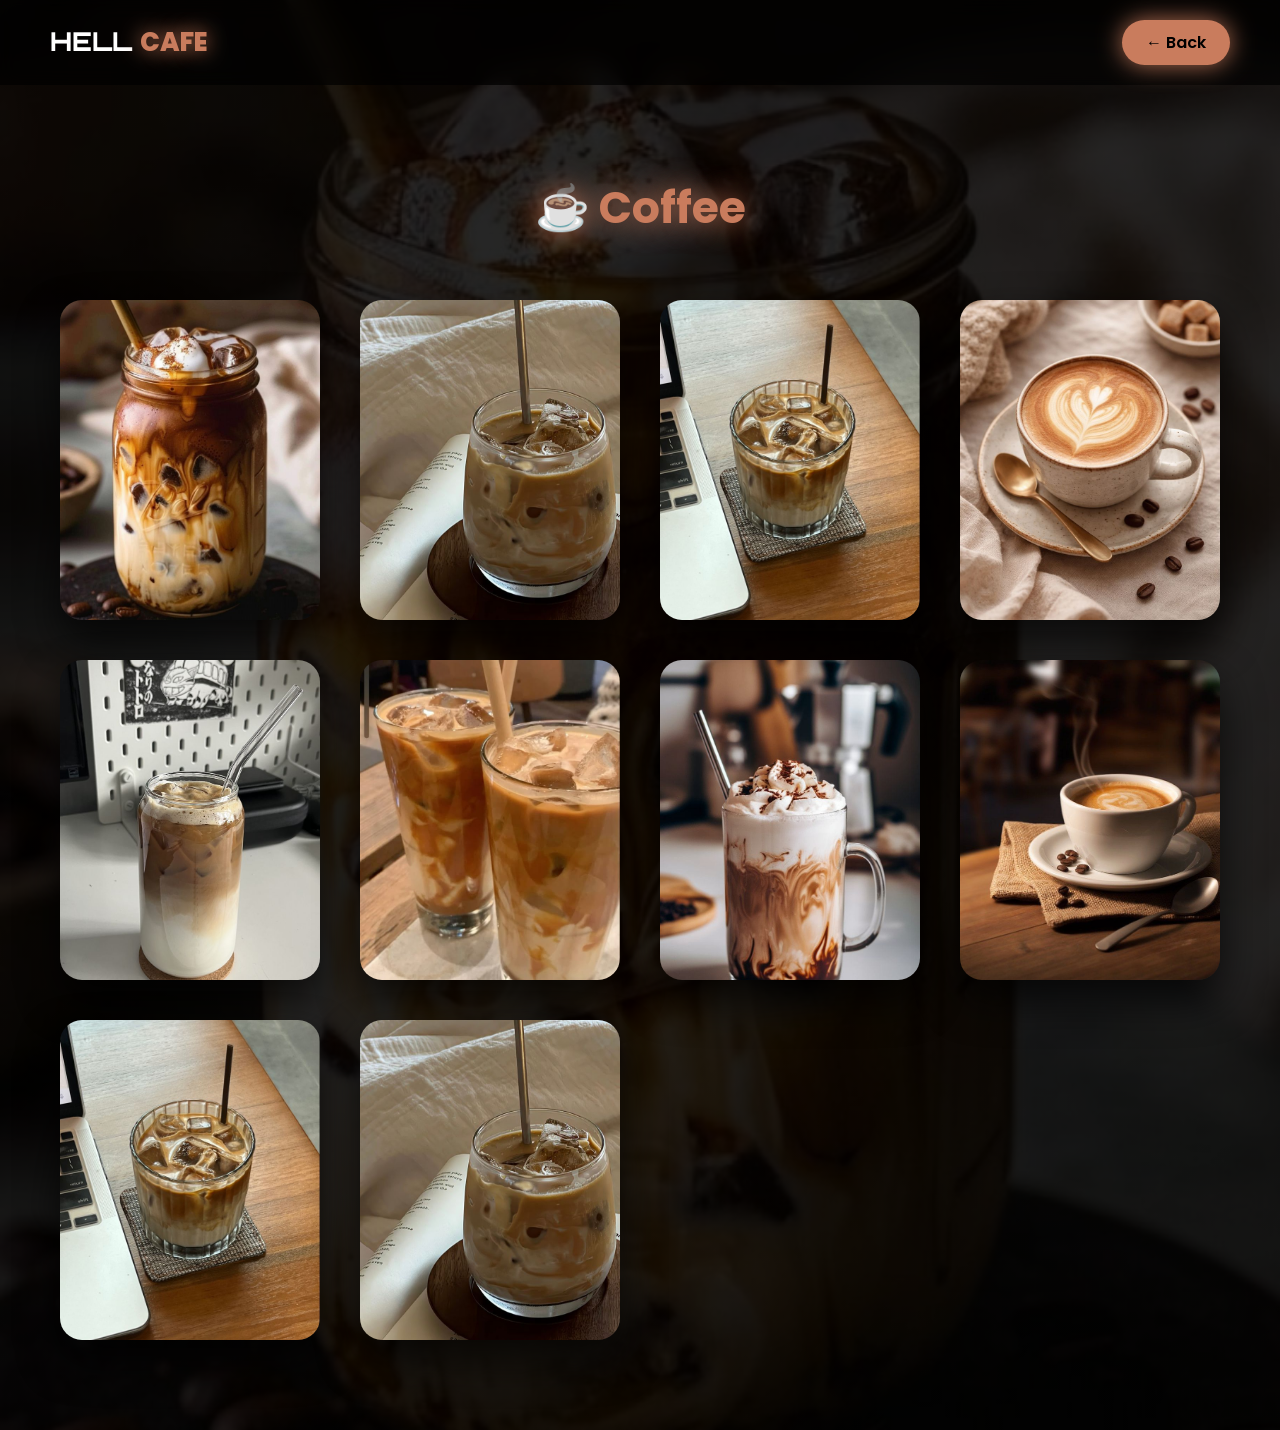
<file: coffee.html>
<!DOCTYPE html>
<html lang="en">
<head>
<meta charset="UTF-8">
<meta name="viewport" content="width=device-width, initial-scale=1.0">
<title>HELL CAFE | Coffee</title>

<link href="https://fonts.googleapis.com/css2?family=Orbitron:wght@600;800&family=Poppins:wght@300;400;600&display=swap" rel="stylesheet">

<style>

*{
margin:0;
padding:0;
box-sizing:border-box;
font-family:'Poppins',sans-serif;
}

body{
min-height:100vh;
background:
linear-gradient(rgba(0,0,0,.85),rgba(0,0,0,.85)),
url('images/coffee1.jpeg');
background-size:cover;
background-position:center;
color:#fff;
}

/* HEADER */

.header{
position:sticky;
top:0;
z-index:999;
display:flex;
justify-content:space-between;
align-items:center;
padding:20px 50px;
background:rgba(0,0,0,.65);
backdrop-filter:blur(10px);
}

.logo{
font-family:'Orbitron',sans-serif;
font-size:26px;
font-weight:800;
}

.logo span{
color:#c97c5d;
text-shadow:0 0 20px #c97c5d;
}

.header a{
text-decoration:none;
padding:10px 24px;
border-radius:25px;
background:#c97c5d;
color:#000;
font-weight:600;
box-shadow:0 0 25px rgba(201,124,93,.9);
transition:.3s;
}

.header a:hover{
box-shadow:0 0 45px #ff9f68;
transform:scale(1.05);
}

/* SECTION */

.section{
padding:90px 60px;
text-align:center;
}

.section h1{
font-size:44px;
margin-bottom:60px;
color:#c97c5d;
text-shadow:0 0 30px #c97c5d;
}

/* GRID */

.grid{
display:grid;
grid-template-columns:repeat(auto-fit,minmax(250px,1fr));
gap:40px;
max-width:1200px;
margin:auto;
}

/* CARD */

.card{
position:relative;
height:320px;
border-radius:22px;
overflow:hidden;
cursor:pointer;
box-shadow:0 20px 40px rgba(0,0,0,.7);
transition:.45s;
}

.card:hover{
transform:translateY(-12px) scale(1.04);
box-shadow:0 35px 70px rgba(201,124,93,.85);
}

.card img{
width:100%;
height:100%;
object-fit:cover;
transition:.6s;
}

.card:hover img{
transform:scale(1.15);
}

.card-info{
position:absolute;
bottom:-100%;
width:100%;
padding:22px;
background:linear-gradient(to top,rgba(0,0,0,.9),transparent);
transition:.45s;
}

.card:hover .card-info{
bottom:0;
}

.card-info h4{
font-size:22px;
margin-bottom:6px;
}

.card-info span{
color:#ff9f68;
font-weight:600;
text-shadow:0 0 15px #ff9f68;
}

/* MOBILE */

@media(max-width:700px){

.header{
flex-direction:column;
gap:15px;
padding:20px;
}

.section{padding:80px 20px}

.section h1{font-size:34px}

}

</style>
</head>

<body>

<div class="header">
<div class="logo">HELL <span>CAFE</span></div>
<a href="menu.html">← Back</a>
</div>

<section class="section">

<h1>☕ Coffee</h1>

<div class="grid">

<div class="card">
<img src="images/coffee1.jpeg">
<div class="card-info">
<h4>Espresso</h4>
<span>₹120</span>
</div>
</div>

<div class="card">
<img src="images/coffee2.jpeg">
<div class="card-info">
<h4>Cappuccino</h4>
<span>₹180</span>
</div>
</div>

<div class="card">
<img src="images/coffee3.jpeg">
<div class="card-info">
<h4>Latte</h4>
<span>₹200</span>
</div>
</div>

<div class="card">
<img src="images/coffee4.jpeg">
<div class="card-info">
<h4>Mocha</h4>
<span>₹220</span>
</div>
</div>

<div class="card">
<img src="images/coffee5.jpeg">
<div class="card-info">
<h4>Hellfire Espresso</h4>
<span>₹190</span>
</div>
</div>

<div class="card">
<img src="images/coffee6.jpeg">
<div class="card-info">
<h4>Dark Roast Americano</h4>
<span>₹180</span>
</div>
</div>

<div class="card">
<img src="images/coffee7.jpeg">
<div class="card-info">
<h4>Velvet Cappuccino</h4>
<span>₹200</span>
</div>
</div>

<div class="card">
<img src="images/coffee8.jpeg">
<div class="card-info">
<h4>Midnight Mocha</h4>
<span>₹120</span>
</div>
</div>

<div class="card">
<img src="images/coffee3.jpeg">
<div class="card-info">
<h4>Caramel Sin Latte</h4>
<span>₹180</span>
</div>
</div>

<div class="card">
<img src="images/coffee2.jpeg">
<div class="card-info">
<h4>Hazelnut Heaven</h4>
<span>₹200</span>
</div>
</div>

</div>

</section>

</body>

</html>
</file>
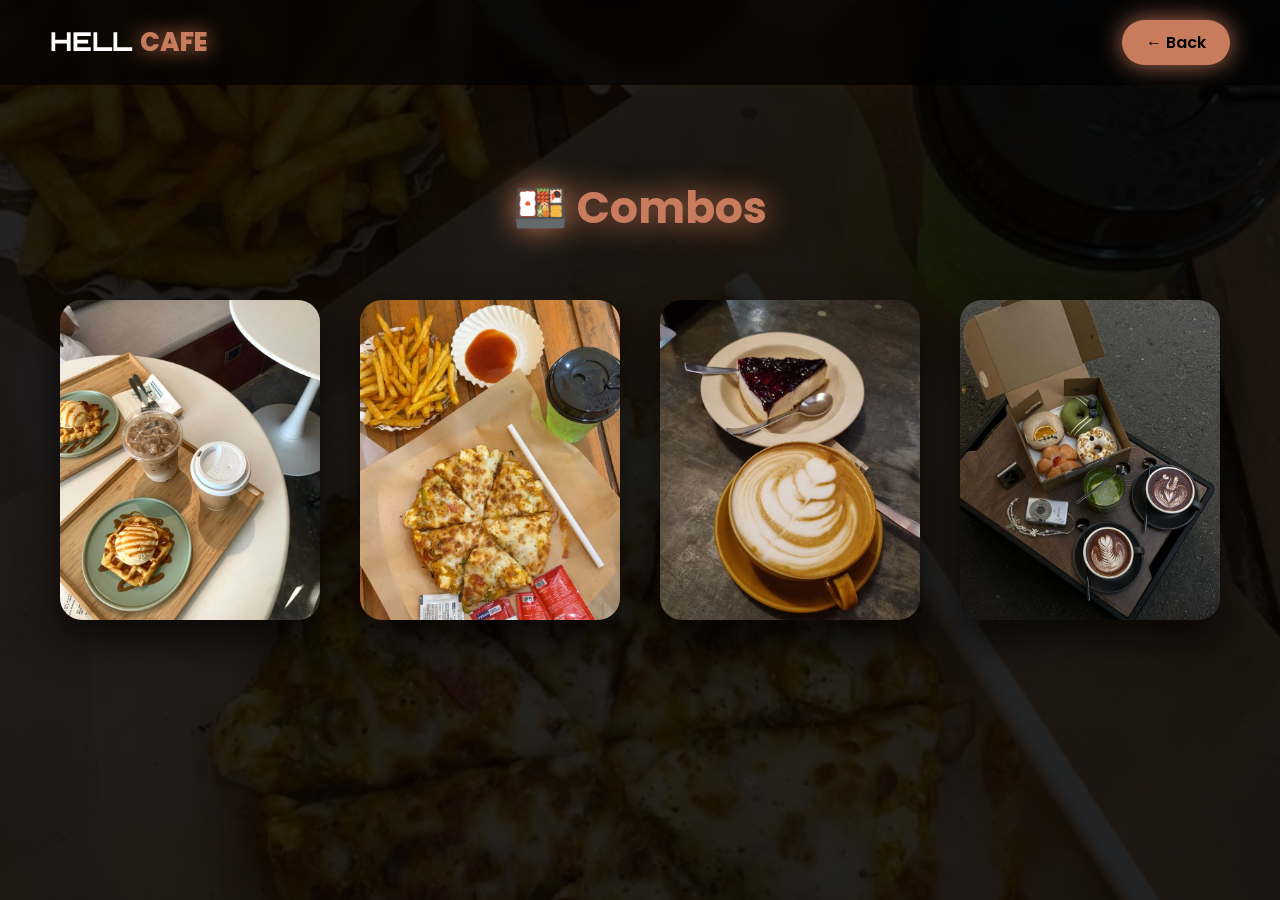
<file: combo.html>
<!DOCTYPE html>
<html lang="en">
<head>
<meta charset="UTF-8">
<meta name="viewport" content="width=device-width, initial-scale=1.0">
<title>HELL CAFE | Combos</title>

<link href="https://fonts.googleapis.com/css2?family=Orbitron:wght@600;800&family=Poppins:wght@300;400;600&display=swap" rel="stylesheet">

<style>

/* SAME STYLE AS COFFEE PAGE */

*{
margin:0;
padding:0;
box-sizing:border-box;
font-family:'Poppins',sans-serif;
}

body{
min-height:100vh;
background:
linear-gradient(rgba(0,0,0,.85),rgba(0,0,0,.85)),
  url('images/combo2.jpeg');
background-size:cover;
background-position:center;
color:#fff;
}

.header{
position:sticky;
top:0;
z-index:999;
display:flex;
justify-content:space-between;
align-items:center;
padding:20px 50px;
background:rgba(0,0,0,.65);
backdrop-filter:blur(10px);
}

.logo{
font-family:'Orbitron',sans-serif;
font-size:26px;
font-weight:800;
}

.logo span{
color:#c97c5d;
text-shadow:0 0 20px #c97c5d;
}

.header a{
text-decoration:none;
padding:10px 24px;
border-radius:25px;
background:#c97c5d;
color:#000;
font-weight:600;
box-shadow:0 0 25px rgba(201,124,93,.9);
}

.section{
padding:90px 60px;
text-align:center;
}

.section h1{
font-size:44px;
margin-bottom:60px;
color:#c97c5d;
text-shadow:0 0 30px #c97c5d;
}

.grid{
display:grid;
grid-template-columns:repeat(auto-fit,minmax(250px,1fr));
gap:40px;
max-width:1200px;
margin:auto;
}

.card{
position:relative;
height:320px;
border-radius:22px;
overflow:hidden;
box-shadow:0 20px 40px rgba(0,0,0,.7);
transition:.45s;
}

.card:hover{
transform:translateY(-12px) scale(1.04);
}

.card img{
width:100%;
height:100%;
object-fit:cover;
transition:.6s;
}

.card:hover img{
transform:scale(1.15);
}

.card-info{
position:absolute;
bottom:-100%;
width:100%;
padding:22px;
background:linear-gradient(to top,rgba(0,0,0,.9),transparent);
transition:.45s;
}

.card:hover .card-info{
bottom:0;
}

.card-info span{
color:#ff9f68;
font-weight:600;
}

</style>
</head>

<body>

<div class="header">
<div class="logo">HELL <span>CAFE</span></div>
<a href="menu.html">← Back</a>
</div>

<section class="section">

<h1>🍱 Combos</h1>

<div class="grid">

<div class="card">
<img src="images/combo1.jpeg">
<div class="card-info">
<h4>Burger + Fries + Coke</h4>
<span>₹120</span>
</div>
</div>

<div class="card">
<img src="images/combo2.jpeg">
<div class="card-info">
<h4>Momos + Iced Tea</h4>
<span>₹180</span>
</div>
</div>

<div class="card">
<img src="images/combo3.jpeg">
<div class="card-info">
<h4>Coffee + Brownie</h4>
<span>₹200</span>
</div>
</div>

<div class="card">
<img src="images/combo4.jpeg">
<div class="card-info">
<h4>Paneer Wrap + Juice</h4>
<span>₹220</span>
</div>
</div>

</div>

</section>

</body>

</html>
</file>
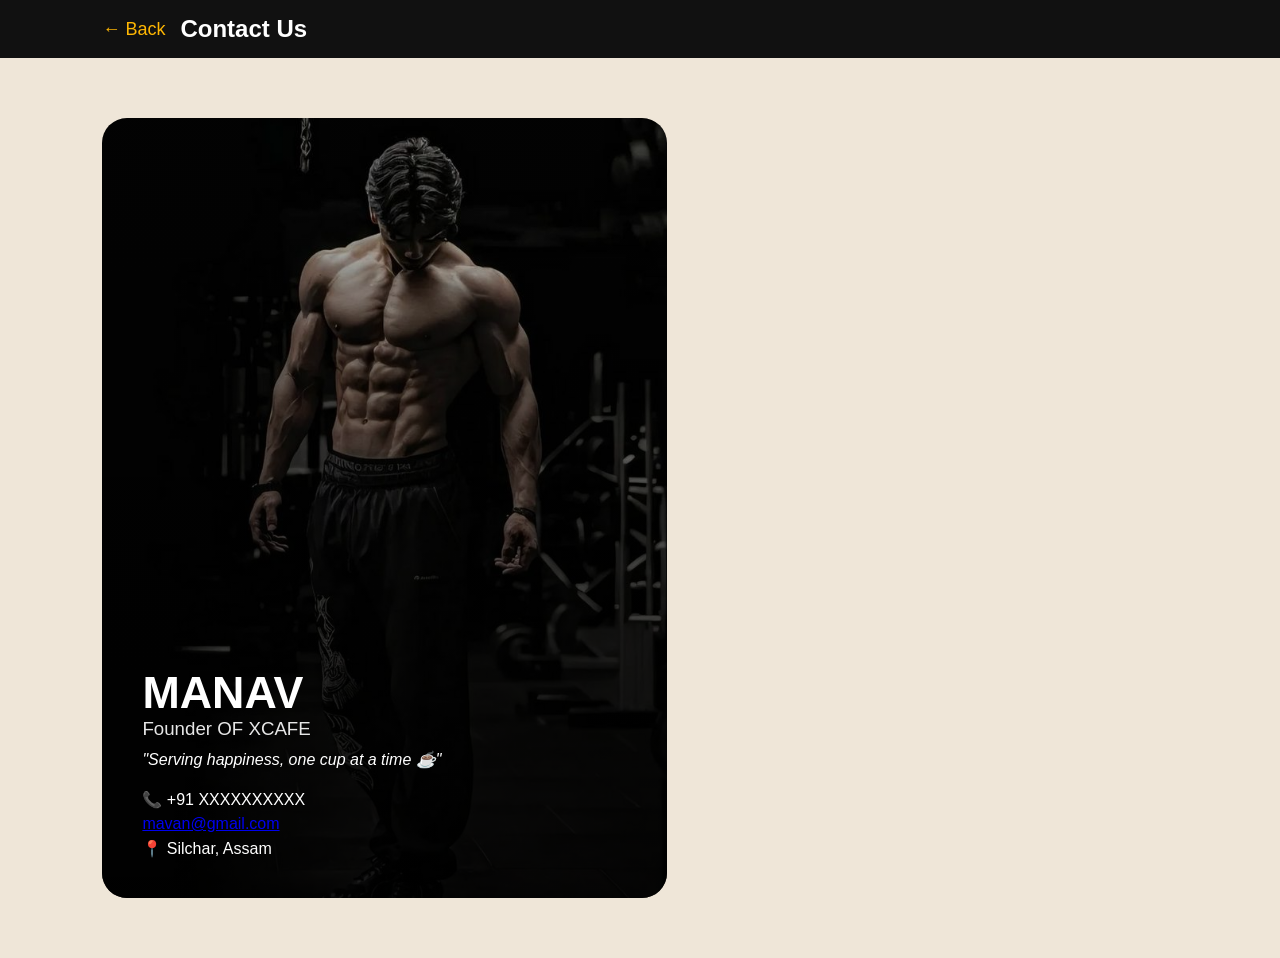
<file: contact.html>
<!DOCTYPE html>
<html lang="en">
<head>
  <meta charset="UTF-8">
  <meta name="viewport" content="width=device-width, initial-scale=1.0">
  <title>Contact Us</title>
  <style>*{
  margin:0;
  padding:0;
  box-sizing:border-box;
  font-family:'Segoe UI',sans-serif;
}

body{
  background:#efe6d8;
}

header{
  display:flex;
  align-items:center;
  gap:15px;
  padding:15px 8%;
  background:#111;
  color:white;
}

.back{
  text-decoration:none;
  color:#ffb703;
  font-size:18px;
}

.contact-wrapper{
  min-height:100vh;
  display:grid;
  grid-template-columns:1.2fr 1fr;
  gap:40px;
  padding:60px 8%;
}

/* Owner Card */

.owner-card{
  position:relative;
  border-radius:25px;
  overflow:hidden;
  min-height:500px;
}

.owner-card img{
  width:100%;
  height:100%;
  object-fit:cover;
}

.overlay{
  position:absolute;
  inset:0;
  background:linear-gradient(to top, rgba(0,0,0,.85), rgba(0,0,0,.2));
  color:white;
  padding:40px;
  display:flex;
  flex-direction:column;
  justify-content:flex-end;
}

.overlay h1{
  font-size:2.8rem;
}

.overlay h3{
  font-weight:400;
  opacity:.9;
}

.overlay p{
  margin:10px 0 15px;
  font-style:italic;
}

.contact-info span{
  display:block;
  margin-top:6px;
}

/* Form */

.form-card{
  background:white;
  padding:35px;
  border-radius:25px;
}

.form-card h2{
  margin-bottom:20px;
}

form input, form textarea{
  width:100%;
  padding:12px;
  border-radius:12px;
  border:1px solid #ccc;
  margin-bottom:15px;
}

form textarea{
  resize:none;
  height:130px;
}

form button{
  width:100%;
  padding:12px;
  border:none;
  border-radius:25px;
  background:black;
  color:white;
  font-size:16px;
  cursor:pointer;
  box-shadow:0 0 12px #ffb703;
  transition:.3s;
}

form button:hover{
  box-shadow:0 0 25px #ffb703;
  transform:scale(1.03);
}

/* Responsive */

@media(max-width:900px){
  .contact-wrapper{
    grid-template-columns:1fr;
  }

  .owner-card{
    min-height:350px;
  }

  .overlay h1{
    font-size:2rem;
  }
}</style>
</head>
<body>

<header>
  <a href="index.html" class="back">← Back</a>
  <h2>Contact Us</h2>
</header>

<section class="contact-wrapper">

  <div class="owner-card">
    <img src="images/owner.jpeg" alt="Owner">

    <div class="overlay">
      <h1>MANAV</h1>
      <h3>Founder OF XCAFE</h3>
      <p>"Serving happiness, one cup at a time ☕"</p>
      <div class="contact-info">
       <a href="tel:+91XXXXXXXXXX"></a><span>📞 +91 XXXXXXXXXX</span></a>
      <a href="mailto:mavan@gmail.com"><span>mavan@gmail.com</span></a>
        <span>📍 Silchar, Assam</span>
      </div>
    </div>

  </div>

</section>

</body>
</html>
</file>
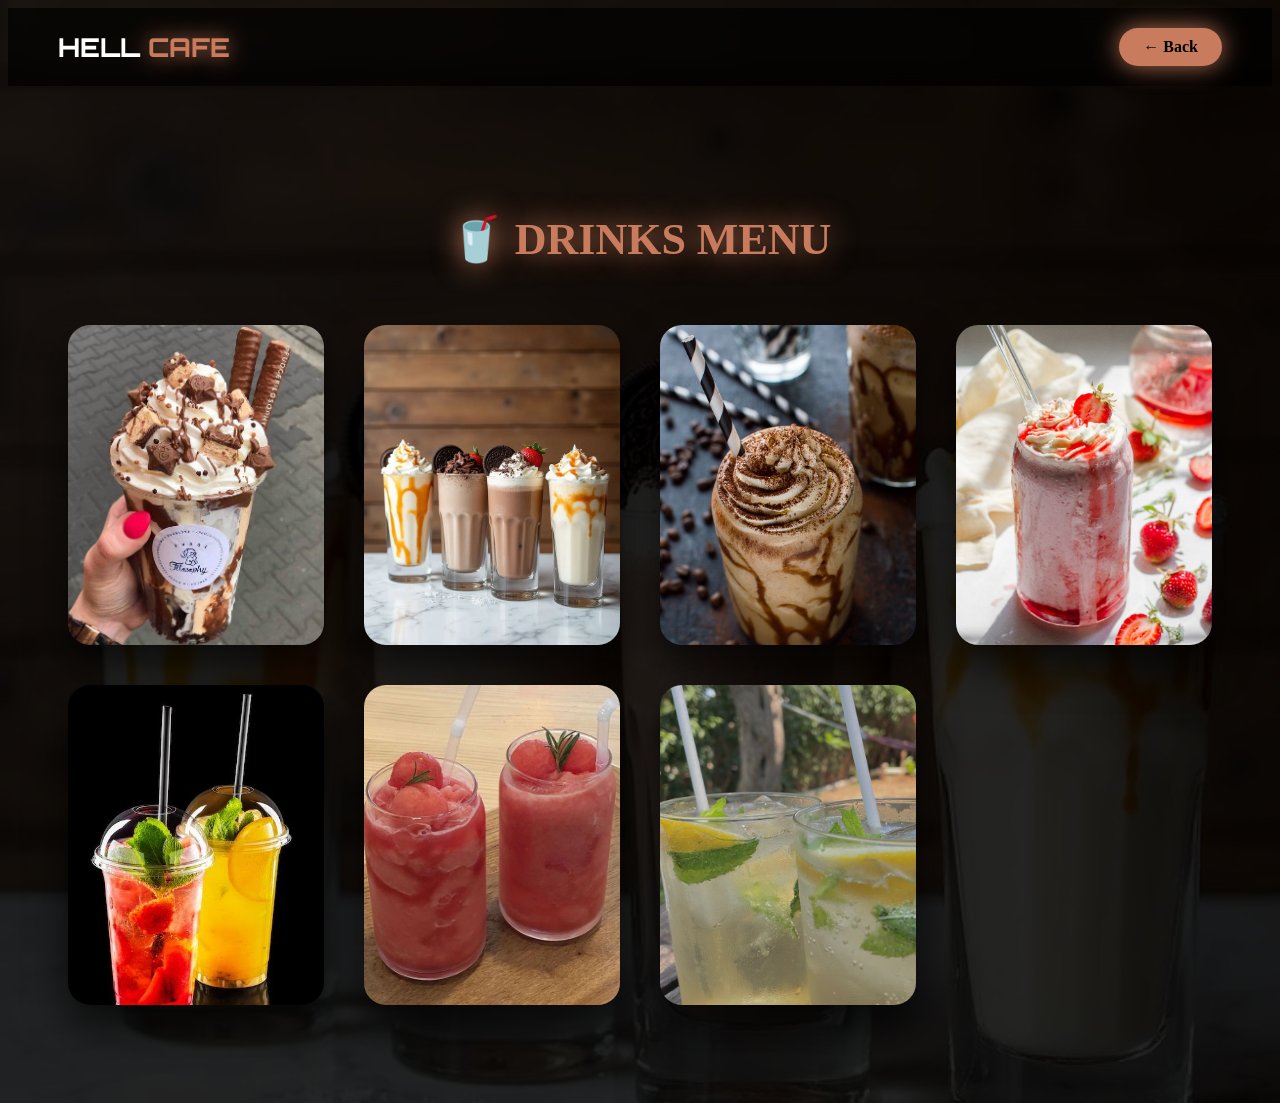
<file: drink.html>
<!DOCTYPE html>
<html lang="en">
<head>
<meta charset="UTF-8">
<meta name="viewport" content="width=device-width, initial-scale=1.0">
<title>HELL CAFE | Drinks</title>

<link href="https://fonts.googleapis.com/css2?family=Orbitron:wght@600;800&family=Poppins:wght@300;400;600&display=swap" rel="stylesheet">

<style>
 SAME *{
  margin:0;
  padding:0;
  box-sizing:border-box;
  font-family:'Poppins',sans-serif;
}

body{
  min-height:100vh;
  background:
    linear-gradient(rgba(0,0,0,.85),rgba(0,0,0,.85)),
    url('images/drinks3.jpeg'); /* PASTE SNACKS BACKGROUND IMAGE */
  background-size:cover;
  background-position:center;
  color:#fff;
}

/* TOP BAR */
.header{
  position:sticky;
  top:0;
  z-index:999;
  display:flex;
  justify-content:space-between;
  align-items:center;
  padding:20px 50px;
  background:rgba(0,0,0,.65);
  backdrop-filter:blur(10px);
}

.logo{
  font-family:'Orbitron',sans-serif;
  font-size:26px;
  font-weight:800;
}
.logo span{
  color:#c97c5d;
  text-shadow:0 0 20px #c97c5d;
}

.header a{
  text-decoration:none;
  padding:10px 24px;
  border-radius:25px;
  background:#c97c5d;
  color:#000;
  font-weight:600;
  box-shadow:0 0 25px rgba(201,124,93,.9);
  transition:.3s;
}
.header a:hover{
  box-shadow:0 0 45px #ff9f68;
  transform:scale(1.05);
}

/* SECTION */
.section{
  padding:90px 60px;
  text-align:center;
}

.section h1{
  font-size:44px;
  margin-bottom:60px;
  color:#c97c5d;
  text-shadow:0 0 30px #c97c5d;
  animation:fadeDown 1s ease;
}

/* GRID */
.grid{
  display:grid;
  grid-template-columns:repeat(auto-fit,minmax(250px,1fr));
  gap:40px;
  max-width:1200px;
  margin:auto;
}

/* CARD */
.card{
  position:relative;
  height:320px;
  border-radius:22px;
  overflow:hidden;
  cursor:pointer;
  box-shadow:0 20px 40px rgba(0,0,0,.7);
  transition:.45s;
}

.card:hover{
  transform:translateY(-12px) scale(1.04);
  box-shadow:0 35px 70px rgba(201,124,93,.85);
}

/* IMAGE */
.card img{
  width:100%;
  height:100%;
  object-fit:cover;
  transition:.6s;
}
.card:hover img{
  transform:scale(1.15);
}

/* OVERLAY INFO */
.card-info{
  position:absolute;
  bottom:-100%;
  width:100%;
  padding:22px;
  background:linear-gradient(to top,rgba(0,0,0,.9),transparent);
  transition:.45s;
}
.card:hover .card-info{
  bottom:0;
}

.card-info h4{
  font-size:22px;
  margin-bottom:6px;
}

.card-info span{
  color:#ff9f68;
  font-weight:600;
  text-shadow:0 0 15px #ff9f68;
}

/* FOOTER */
footer{
  text-align:center;
  padding:30px;
  color:#777;
  background:#0b0a08;
}

/* ANIMATION */
@keyframes fadeDown{
  from{opacity:0;transform:translateY(-20px)}
  to{opacity:1;transform:translateY(0)}
}

/* MOBILE */
@media(max-width:700px){
  .header{
    flex-direction:column;
    gap:15px;
    padding:20px;
  }
  .section{padding:80px 20px}
  .section h1{font-size:34px}
}
@media (max-width: 768px){

  body{
    background-attachment:scroll;
  }

  .overlay,
  .section{
    padding:60px 20px;
  }

  h1{
    font-size:30px;
  }

  .header{
    padding:15px 20px;
  }

  .back-btn{
    padding:8px 16px;
    font-size:14px;
  }

  .menu-card,
  .card{
    border-radius:16px;
  }
}

a, button{
  -webkit-tap-highlight-color:transparent;
}  
html{
  scroll-behavior:smooth;
}
 img{
  max-width:100%;
  display:block;
}
CSS AS ABOVE */
</style>
</head>

<body>

<div class="header">
<div class="logo">HELL <span>CAFE</span></div>
<a href="menu.html">← Back</a>
</div>

<section class="section">
<h1>🥤 DRINKS MENU</h1>

<div class="grid">

<div class="card">
<img src="images/drinks2.jpeg">
<div class="card-info"><h4>Classic Cold Coffee</h4><span>₹120</span></div>
</div>

<div class="card">
<img src="images/drinks3.jpeg">
<div class="card-info"><h4>Iced Latte</h4><span>₹180</span></div>
</div>

<div class="card">
<img src="images/drinks4.jpeg">
<div class="card-info"><h4>Oreo Shake</h4><span>₹200</span></div>
</div>

<div class="card">
<img src="images/drinks5.jpeg">
<div class="card-info"><h4>Strawberry Shake</h4><span>₹220</span></div>
</div>

<div class="card">
<img src="images/drinks6.jpeg">
<div class="card-info"><h4>Virgin Mojito</h4><span>₹220</span></div>
</div>

<div class="card">
<img src="images/drink7.jpeg">
<div class="card-info"><h4>Watermelon Cooler</h4><span>₹220</span></div>
</div>

<div class="card">
<img src="images/drink9.jpeg">
<div class="card-info"><h4>Lemon Iced Tea</h4><span>₹220</span></div>
</div>

</div>
</section>

</body>

</html>
</file>
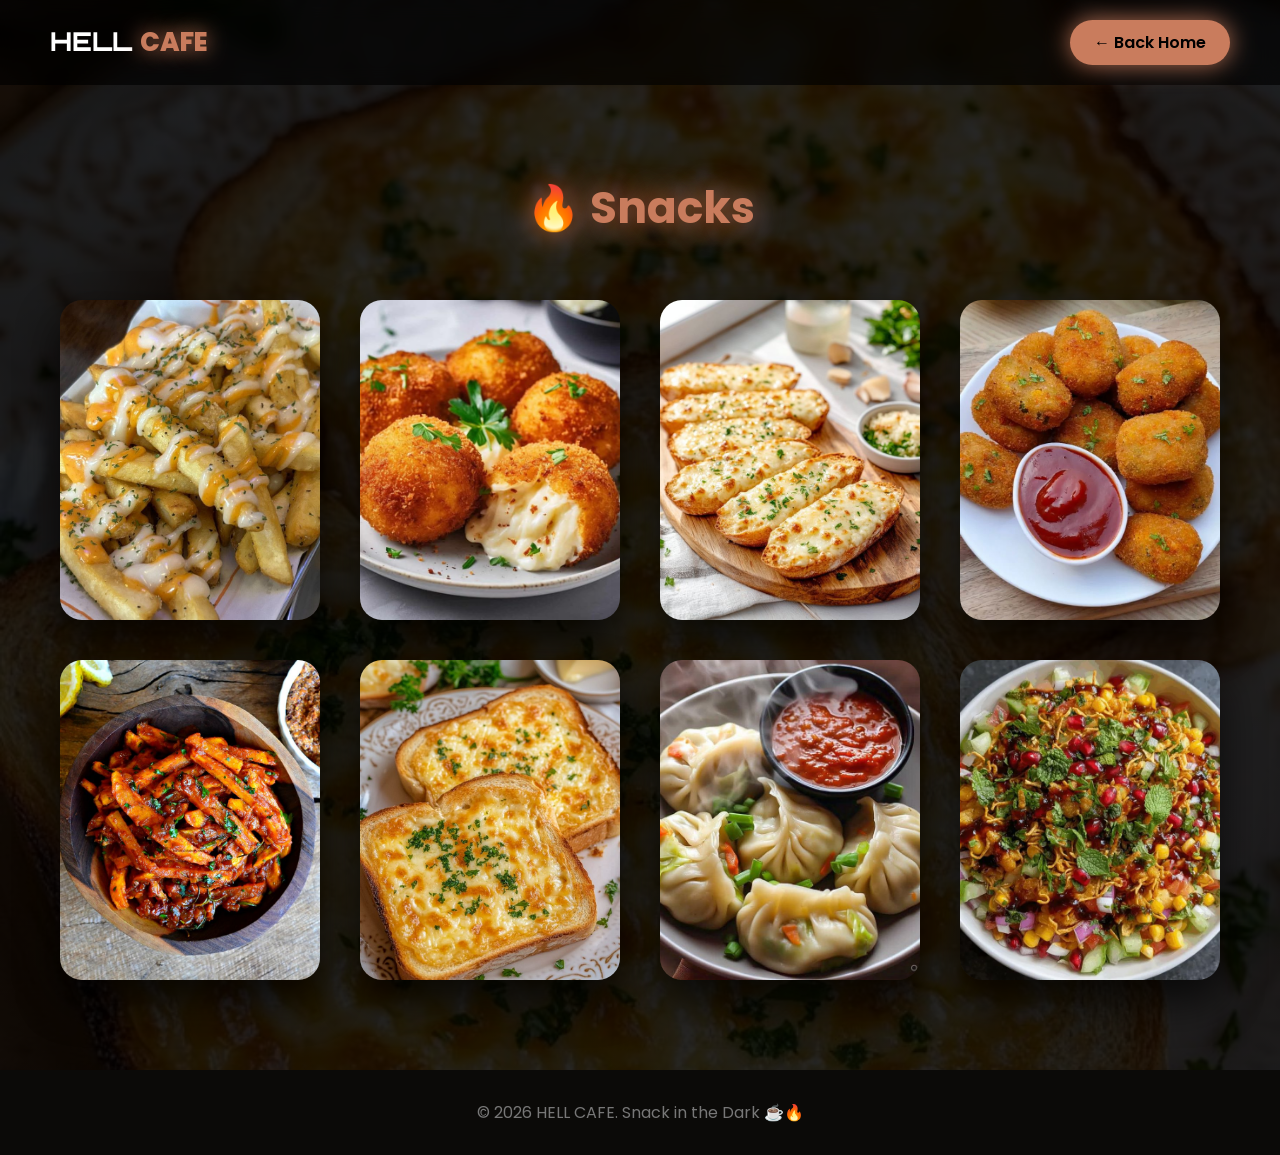
<file: snacks.html>
<!DOCTYPE html>
<html lang="en">
<head>
<meta charset="UTF-8">
<meta name="viewport" content="width=device-width, initial-scale=1.0">
<title>HELL CAFE | Snacks</title>

<link href="https://fonts.googleapis.com/css2?family=Orbitron:wght@600;800&family=Poppins:wght@300;400;600&display=swap" rel="stylesheet">

<style>
*{
  margin:0;
  padding:0;
  box-sizing:border-box;
  font-family:'Poppins',sans-serif;
}

body{
  min-height:100vh;
  background:
    linear-gradient(rgba(0,0,0,.85),rgba(0,0,0,.85)),
    url('images/snacks6.jpeg'); /* PASTE SNACKS BACKGROUND IMAGE */
  background-size:cover;
  background-position:center;
  color:#fff;
}

/* TOP BAR */
.header{
  position:sticky;
  top:0;
  z-index:999;
  display:flex;
  justify-content:space-between;
  align-items:center;
  padding:20px 50px;
  background:rgba(0,0,0,.65);
  backdrop-filter:blur(10px);
}

.logo{
  font-family:'Orbitron',sans-serif;
  font-size:26px;
  font-weight:800;
}
.logo span{
  color:#c97c5d;
  text-shadow:0 0 20px #c97c5d;
}

.header a{
  text-decoration:none;
  padding:10px 24px;
  border-radius:25px;
  background:#c97c5d;
  color:#000;
  font-weight:600;
  box-shadow:0 0 25px rgba(201,124,93,.9);
  transition:.3s;
}
.header a:hover{
  box-shadow:0 0 45px #ff9f68;
  transform:scale(1.05);
}

/* SECTION */
.section{
  padding:90px 60px;
  text-align:center;
}

.section h1{
  font-size:44px;
  margin-bottom:60px;
  color:#c97c5d;
  text-shadow:0 0 30px #c97c5d;
  animation:fadeDown 1s ease;
}

/* GRID */
.grid{
  display:grid;
  grid-template-columns:repeat(auto-fit,minmax(250px,1fr));
  gap:40px;
  max-width:1200px;
  margin:auto;
}

/* CARD */
.card{
  position:relative;
  height:320px;
  border-radius:22px;
  overflow:hidden;
  cursor:pointer;
  box-shadow:0 20px 40px rgba(0,0,0,.7);
  transition:.45s;
}

.card:hover{
  transform:translateY(-12px) scale(1.04);
  box-shadow:0 35px 70px rgba(201,124,93,.85);
}

/* IMAGE */
.card img{
  width:100%;
  height:100%;
  object-fit:cover;
  transition:.6s;
}
.card:hover img{
  transform:scale(1.15);
}

/* OVERLAY INFO */
.card-info{
  position:absolute;
  bottom:-100%;
  width:100%;
  padding:22px;
  background:linear-gradient(to top,rgba(0,0,0,.9),transparent);
  transition:.45s;
}
.card:hover .card-info{
  bottom:0;
}

.card-info h4{
  font-size:22px;
  margin-bottom:6px;
}

.card-info span{
  color:#ff9f68;
  font-weight:600;
  text-shadow:0 0 15px #ff9f68;
}

/* FOOTER */
footer{
  text-align:center;
  padding:30px;
  color:#777;
  background:#0b0a08;
}

/* ANIMATION */
@keyframes fadeDown{
  from{opacity:0;transform:translateY(-20px)}
  to{opacity:1;transform:translateY(0)}
}

/* MOBILE */
@media(max-width:700px){
  .header{
    flex-direction:column;
    gap:15px;
    padding:20px;
  }
  .section{padding:80px 20px}
  .section h1{font-size:34px}
}
@media (max-width: 768px){

  body{
    background-attachment:scroll;
  }

  .overlay,
  .section{
    padding:60px 20px;
  }

  h1{
    font-size:30px;
  }

  .header{
    padding:15px 20px;
  }

  .back-btn{
    padding:8px 16px;
    font-size:14px;
  }

  .menu-card,
  .card{
    border-radius:16px;
  }
}

a, button{
  -webkit-tap-highlight-color:transparent;
}  
html{
  scroll-behavior:smooth;
}
 img{
  max-width:100%;
  display:block;
}
</style>
</head>

<body>

<!-- TOP BAR -->
<div class="header">
  <div class="logo">HELL <span>CAFE</span></div>
  <a href="index.html">← Back Home</a>
</div>

<!-- SNACKS -->
<section class="section">
  <h1>🔥 Snacks</h1>

  <div class="grid">

    <div class="card">
      <img src="images/snacks1.jpeg"> <!-- FRIES IMAGE -->
      <div class="card-info">
        <h4>French Fries</h4>
        <span>₹120</span>
      </div>
    </div>

    <div class="card">
      <img src="images/snacks2.jpeg"> <!-- CHEESE BALLS IMAGE -->
      <div class="card-info">
        <h4>Cheese Balls</h4>
        <span>₹150</span>
      </div>
    </div>

    <div class="card">
      <img src="images/snacks3.jpeg"> <!-- GARLIC BREAD IMAGE -->
      <div class="card-info">
        <h4>Garlic Bread</h4>
        <span>₹180</span>
      </div>
    </div>

    <div class="card">
      <img src="images/snacks4.jpeg"> <!-- NUGGETS IMAGE -->
      <div class="card-info">
        <h4>Veg Nuggets</h4>
        <span>₹160</span>
      </div>
    </div>
    <div class="card">
      <img src="images/snacks5.jpeg"> <!-- NUGGETS IMAGE -->
      <div class="card-info">
        <h4>Masala Fries</h4>
        <span>₹160</span>
      </div>
    </div>

    <div class="card">
      <img src="images/snacks6.jpeg"> <!-- NUGGETS IMAGE -->
      <div class="card-info">
        <h4>Cheese Toast</h4>
        <span>₹160</span>
      </div>
    </div>
<div class="card">
      <img src="images/snacks7.jpeg"> <!-- NUGGETS IMAGE -->
      <div class="card-info">
        <h4>Veg Momos</h4>
        <span>₹160</span>
      </div>
    </div>
<div class="card">
      <img src="images/snacks8.jpeg"> <!-- NUGGETS IMAGE -->
      <div class="card-info">
        <h4>Corn Chaat</h4>
        <span>₹160</span>
      </div>
    </div>


  </div>
</section>

<footer>
  © 2026 HELL CAFE. Snack in the Dark ☕🔥
</footer>

</body>
</html>
</file>
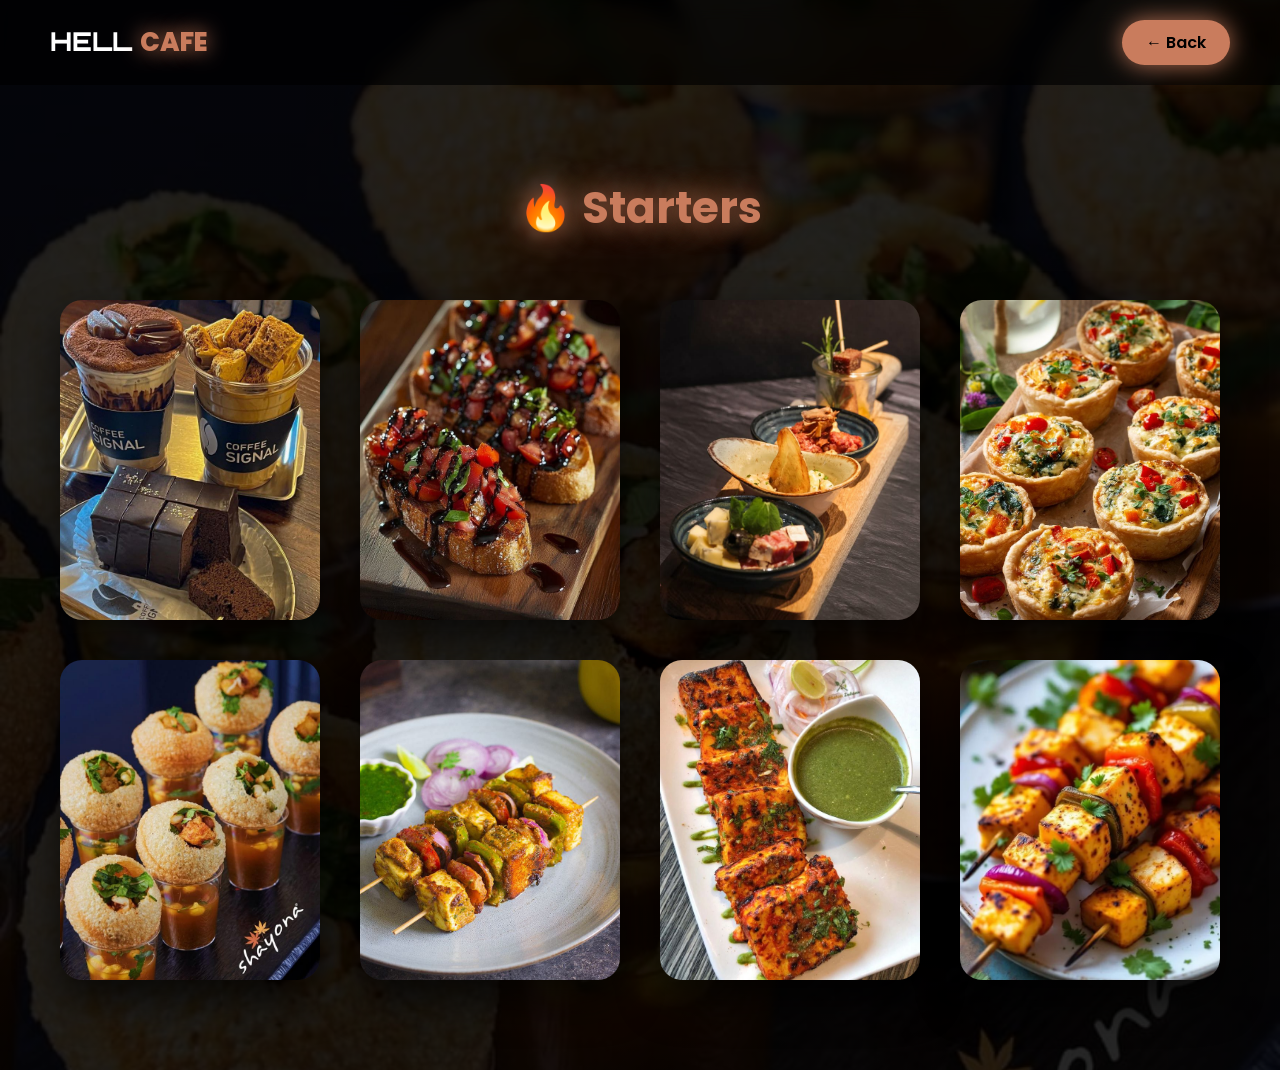
<file: starter.html>
<!DOCTYPE html>
<html lang="en">
<head>
<meta charset="UTF-8">
<meta name="viewport" content="width=device-width, initial-scale=1.0">
<title>HELL CAFE | Starters</title>

<link href="https://fonts.googleapis.com/css2?family=Orbitron:wght@600;800&family=Poppins:wght@300;400;600&display=swap" rel="stylesheet">

<style>

*{
margin:0;
padding:0;
box-sizing:border-box;
font-family:'Poppins',sans-serif;
}

body{
min-height:100vh;
background:
linear-gradient(rgba(0,0,0,.85),rgba(0,0,0,.85)),
url('images/starter6.jpeg');
background-size:cover;
background-position:center;
color:#fff;
}

/* HEADER */
.header{
position:sticky;
top:0;
z-index:999;
display:flex;
justify-content:space-between;
align-items:center;
padding:20px 50px;
background:rgba(0,0,0,.65);
backdrop-filter:blur(10px);
}

.logo{
font-family:'Orbitron',sans-serif;
font-size:26px;
font-weight:800;
}

.logo span{
color:#c97c5d;
text-shadow:0 0 20px #c97c5d;
}

.header a{
text-decoration:none;
padding:10px 24px;
border-radius:25px;
background:#c97c5d;
color:#000;
font-weight:600;
box-shadow:0 0 25px rgba(201,124,93,.9);
transition:.3s;
}

.header a:hover{
box-shadow:0 0 45px #ff9f68;
transform:scale(1.05);
}

/* SECTION */

.section{
padding:90px 60px;
text-align:center;
}

.section h1{
font-size:44px;
margin-bottom:60px;
color:#c97c5d;
text-shadow:0 0 30px #c97c5d;
}

/* GRID */

.grid{
display:grid;
grid-template-columns:repeat(auto-fit,minmax(250px,1fr));
gap:40px;
max-width:1200px;
margin:auto;
}

/* CARD */

.card{
position:relative;
height:320px;
border-radius:22px;
overflow:hidden;
cursor:pointer;
box-shadow:0 20px 40px rgba(0,0,0,.7);
transition:.45s;
}

.card:hover{
transform:translateY(-12px) scale(1.04);
box-shadow:0 35px 70px rgba(201,124,93,.85);
}

/* IMAGE */

.card img{
width:100%;
height:100%;
object-fit:cover;
transition:.6s;
}

.card:hover img{
transform:scale(1.15);
}

/* INFO */

.card-info{
position:absolute;
bottom:-100%;
width:100%;
padding:22px;
background:linear-gradient(to top,rgba(0,0,0,.9),transparent);
transition:.45s;
}

.card:hover .card-info{
bottom:0;
}

.card-info h4{
font-size:22px;
margin-bottom:6px;
}

.card-info span{
color:#ff9f68;
font-weight:600;
text-shadow:0 0 15px #ff9f68;
}

/* MOBILE */

@media(max-width:700px){

.header{
flex-direction:column;
gap:15px;
padding:20px;
}

.section{
padding:80px 20px
}

.section h1{
font-size:34px
}

}

</style>
</head>

<body>

<div class="header">
<div class="logo">HELL <span>CAFE</span></div>
<a href="menu.html">← Back</a>
</div>

<section class="section">

<h1>🔥 Starters</h1>

<div class="grid">

<div class="card">
<img src="images/starter2.jpeg">
<div class="card-info">
<h4>Crispy French Fries</h4>
<span>₹120</span>
</div>
</div>

<div class="card">
<img src="images/starter3.jpeg">
<div class="card-info">
<h4>Chilli Paneer</h4>
<span>₹180</span>
</div>
</div>

<div class="card">
<img src="images/starter4.jpeg">
<div class="card-info">
<h4>Paneer Tikka</h4>
<span>₹200</span>
</div>
</div>

<div class="card">
<img src="images/starter5.jpeg">
<div class="card-info">
<h4>Veg Spring Rolls</h4>
<span>₹220</span>
</div>
</div>

<div class="card">
<img src="images/starter6.jpeg">
<div class="card-info">
<h4>Cheese Balls</h4>
<span>₹220</span>
</div>
</div>

<div class="card">
<img src="images/starter7.jpeg">
<div class="card-info">
<h4>Peri-Peri Fries</h4>
<span>₹220</span>
</div>
</div>

<div class="card">
<img src="images/starter8.jpeg">
<div class="card-info">
<h4>Veg Manchurian</h4>
<span>₹220</span>
</div>
</div>

<div class="card">
<img src="images/starter9.jpeg">
<div class="card-info">
<h4>Momo</h4>
<span>₹220</span>
</div>
</div>

</div>
</section>

</body>

</html>
</file>
